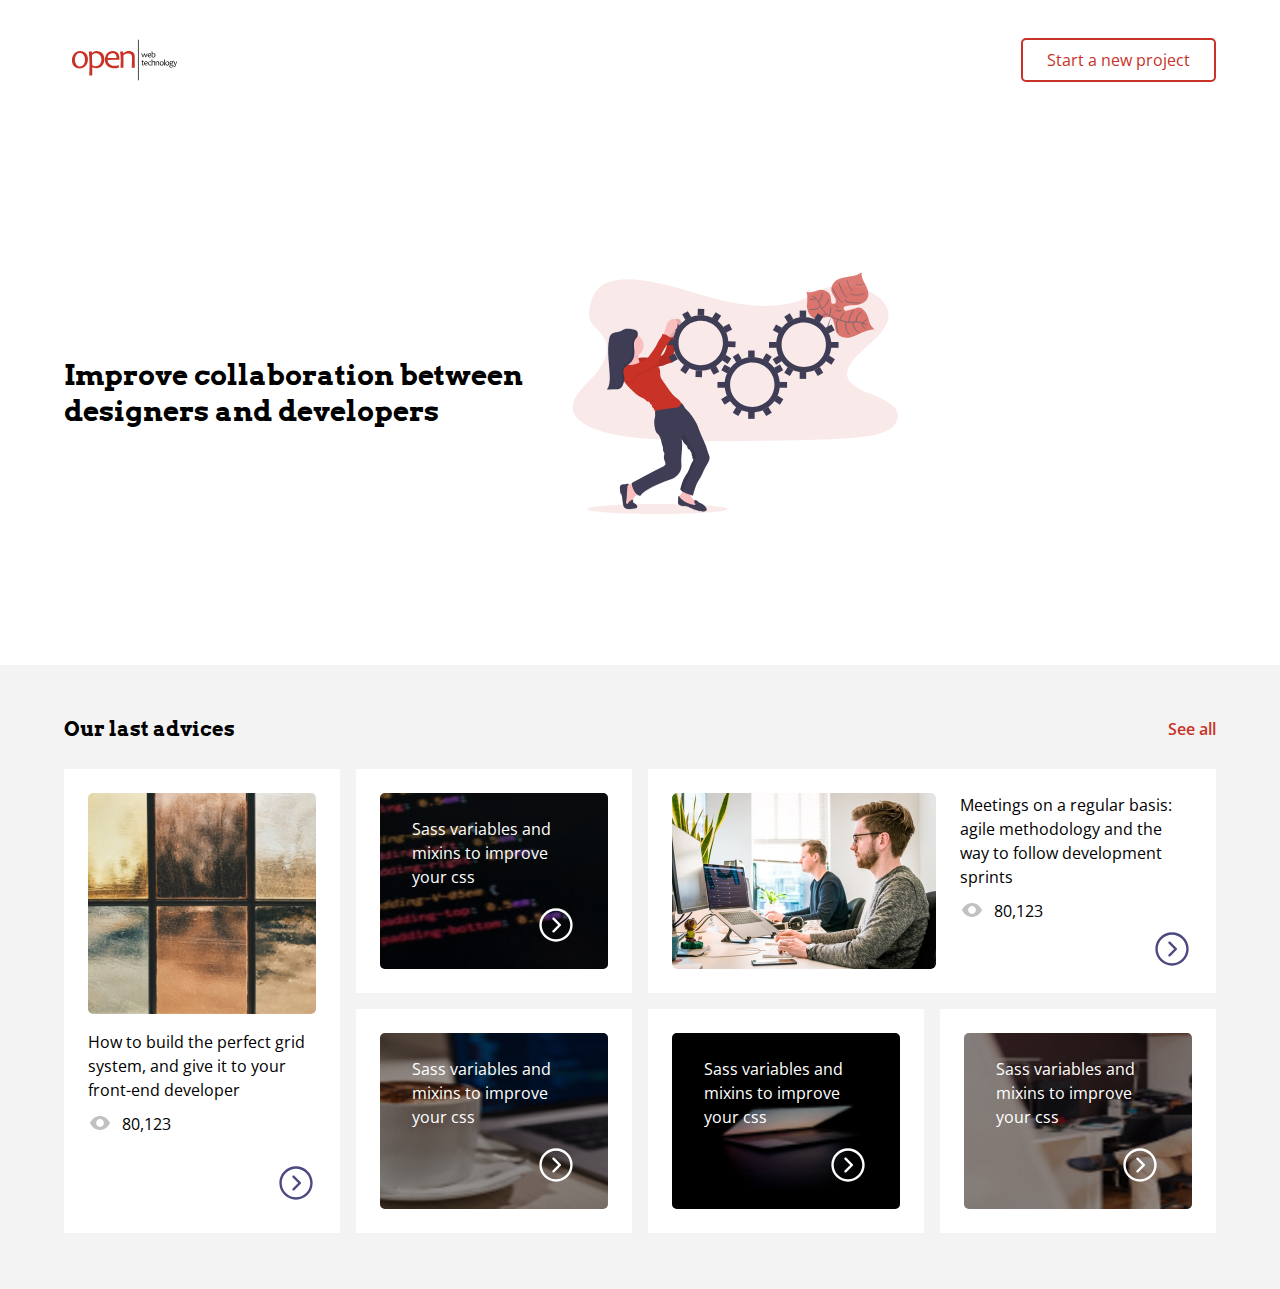
<file: index.html>
<!DOCTYPE html>
<html lang="en">
  <head>
    <meta charset="UTF-8" />
    <meta http-equiv="X-UA-Compatible" content="IE=edge" />
    <meta name="viewport" content="width=device-width, initial-scale=1.0" />
    <link rel="stylesheet" href="./assets/css/styles.css" />
    <title>Home | OWT</title>
  </head>
  <body>
    <div class="homepage">
      <header class="header">
        <a href="./index.html">
          <img src="./static/icons/openwt-logo.svg" alt="blank" />
        </a>
        <a href="./signin.html">
          <button class="btn btn--secondary">Start a new project</button>
        </a>
      </header>

      <section class="homepage__introduction">
        <h1>Improve collaboration between designers and developers</h1>
      </section>

      <section class="homepage__news">
        <div class="controller">
          <h2>Our last advices</h2>
          <span>See all</span>
        </div>
        <div class="news-list">
          <div class="news-list__item news-list__item--vertical">
            <img src="./static/images/Rectangle-1.jpg" class="thumbnail" alt="blog-item-1" />
            <div class="overlay"></div>
            <p>How to build the perfect grid system, and give it to your front-end developer</p>
            <div class="view">
              <span>80,123</span>
            </div>
          </div>
          <div class="news-list__item">
            <img src="./static/images/Rectangle-2.jpg" class="thumbnail" alt="blog-item-2" />
            <div class="overlay"></div>
            <p>Sass variables and mixins to improve your css</p>
          </div>
          <div class="news-list__item news-list__item--horizontal">
            <img src="./static/images/Rectangle-3.jpg" class="thumbnail" alt="blog-item-3" />
            <div class="overlay"></div>
            <div class="content">
              <p>Meetings on a regular basis: agile methodology and the way to follow development sprints</p>
              <div class="view">
                <span>80,123</span>
              </div>
            </div>
          </div>
          <div class="news-list__item">
            <img src="./static/images/Rectangle-4.jpg" class="thumbnail" alt="blog-item-4" />
            <div class="overlay"></div>
            <p>Sass variables and mixins to improve your css</p>
          </div>
          <div class="news-list__item">
            <img src="./static/images/Rectangle-5.jpg" class="thumbnail" alt="blog-item-5" />
            <div class="overlay"></div>
            <p>Sass variables and mixins to improve your css</p>
          </div>
          <div class="news-list__item">
            <img src="./static/images/Rectangle-6.jpg" class="thumbnail" alt="blog-item-6" />
            <div class="overlay"></div>
            <p>Sass variables and mixins to improve your css</p>
          </div>
        </div>
      </section>
    </div>
  </body>
</html>
</file>
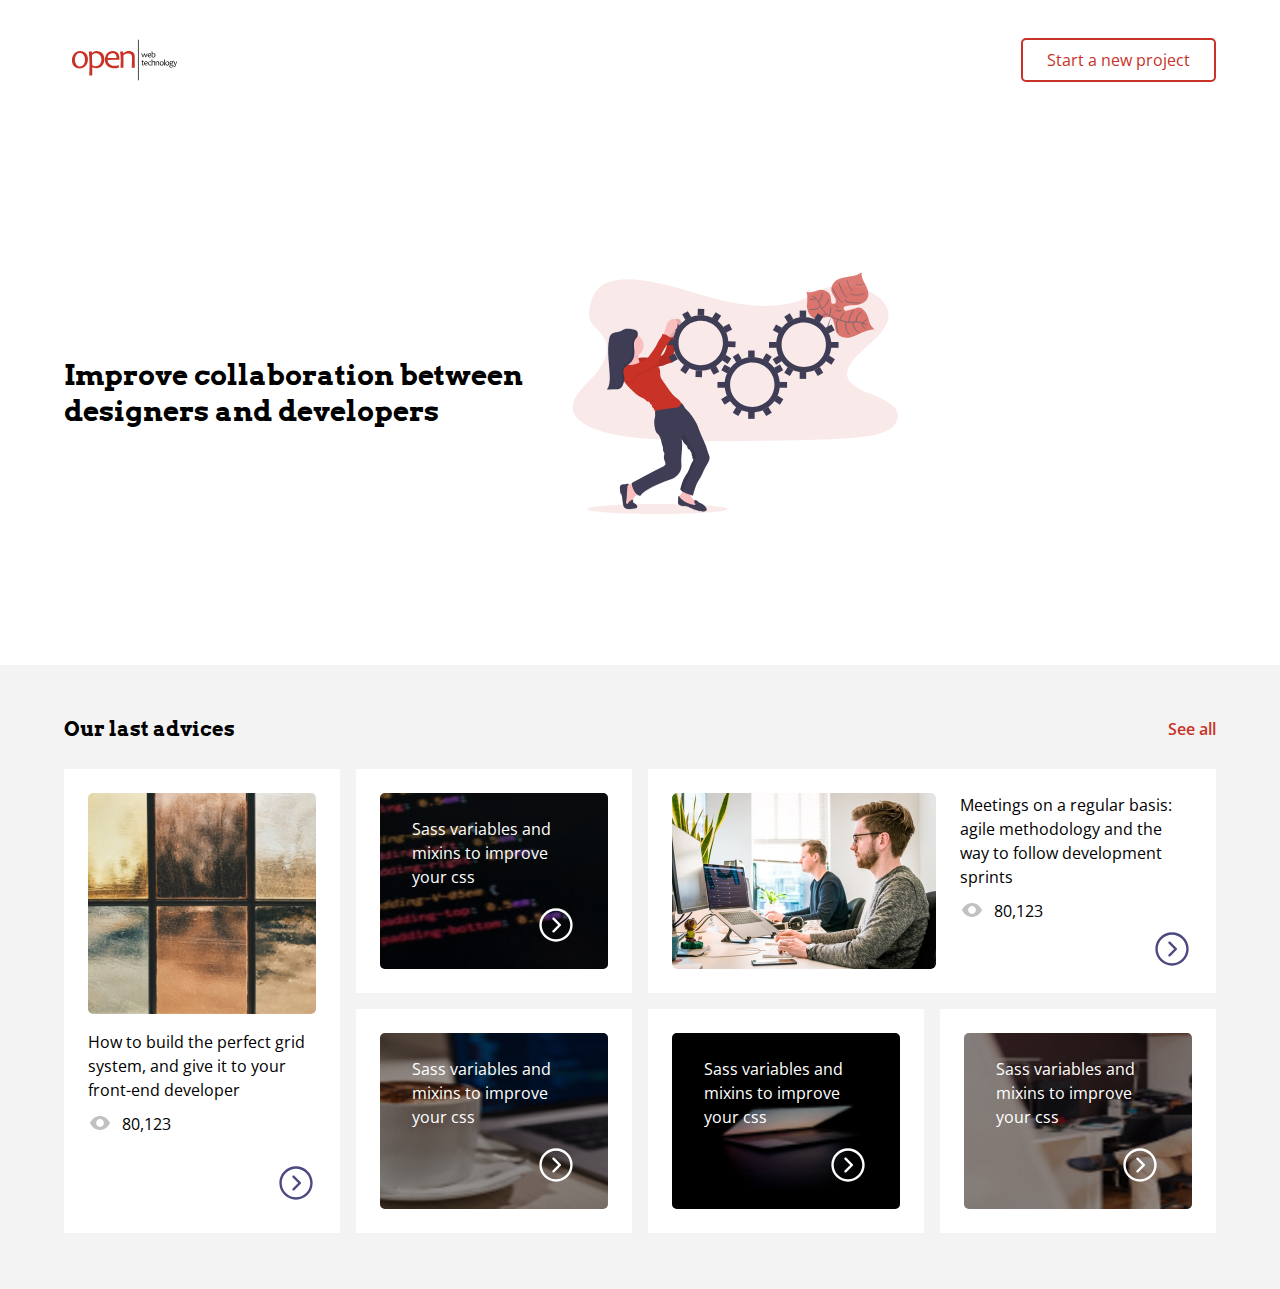
<file: layout/index.html>
<!DOCTYPE html>
<html lang="en">
  <head>
    <meta charset="UTF-8" />
    <meta http-equiv="X-UA-Compatible" content="IE=edge" />
    <meta name="viewport" content="width=device-width, initial-scale=1.0" />
    <link rel="stylesheet" href="../assets/css/styles.css" />
    <title>Home</title>
  </head>
  <body>
    <div class="homepage">
      <header class="header">
        <a href="./index.html">
          <img src="../static/icons/openwt-logo.svg" alt="blank" />
        </a>
        <a href="./signin.html">
          <button class="btn btn--secondary">Start a new project</button>
        </a>
      </header>

      <section class="homepage__introduction">
        <h1>Improve collaboration between designers and developers</h1>
      </section>

      <section class="homepage__news">
        <div class="controller">
          <h2>Our last advices</h2>
          <span>See all</span>
        </div>
        <div class="news-list">
          <div class="news-list__item news-list__item--vertical">
            <img src="../static/images/Rectangle-1.jpg" class="thumbnail" alt="blog-item-1" />
            <div class="overlay"></div>
            <p>How to build the perfect grid system, and give it to your front-end developer</p>
            <div class="view">
              <span>80,123</span>
            </div>
          </div>
          <div class="news-list__item">
            <img src="../static/images/Rectangle-2.jpg" class="thumbnail" alt="blog-item-2" />
            <div class="overlay"></div>
            <p>Sass variables and mixins to improve your css</p>
          </div>
          <div class="news-list__item news-list__item--horizontal">
            <img src="../static/images/Rectangle-3.jpg" class="thumbnail" alt="blog-item-3" />
            <div class="overlay"></div>
            <div class="content">
              <p>Meetings on a regular basis: agile methodology and the way to follow development sprints</p>
              <div class="view">
                <span>80,123</span>
              </div>
            </div>
          </div>
          <div class="news-list__item">
            <img src="../static/images/Rectangle-4.jpg" class="thumbnail" alt="blog-item-4" />
            <div class="overlay"></div>
            <p>Sass variables and mixins to improve your css</p>
          </div>
          <div class="news-list__item">
            <img src="../static/images/Rectangle-5.jpg" class="thumbnail" alt="blog-item-5" />
            <div class="overlay"></div>
            <p>Sass variables and mixins to improve your css</p>
          </div>
          <div class="news-list__item">
            <img src="../static/images/Rectangle-6.jpg" class="thumbnail" alt="blog-item-6" />
            <div class="overlay"></div>
            <p>Sass variables and mixins to improve your css</p>
          </div>
        </div>
      </section>
    </div>
  </body>
</html>
</file>
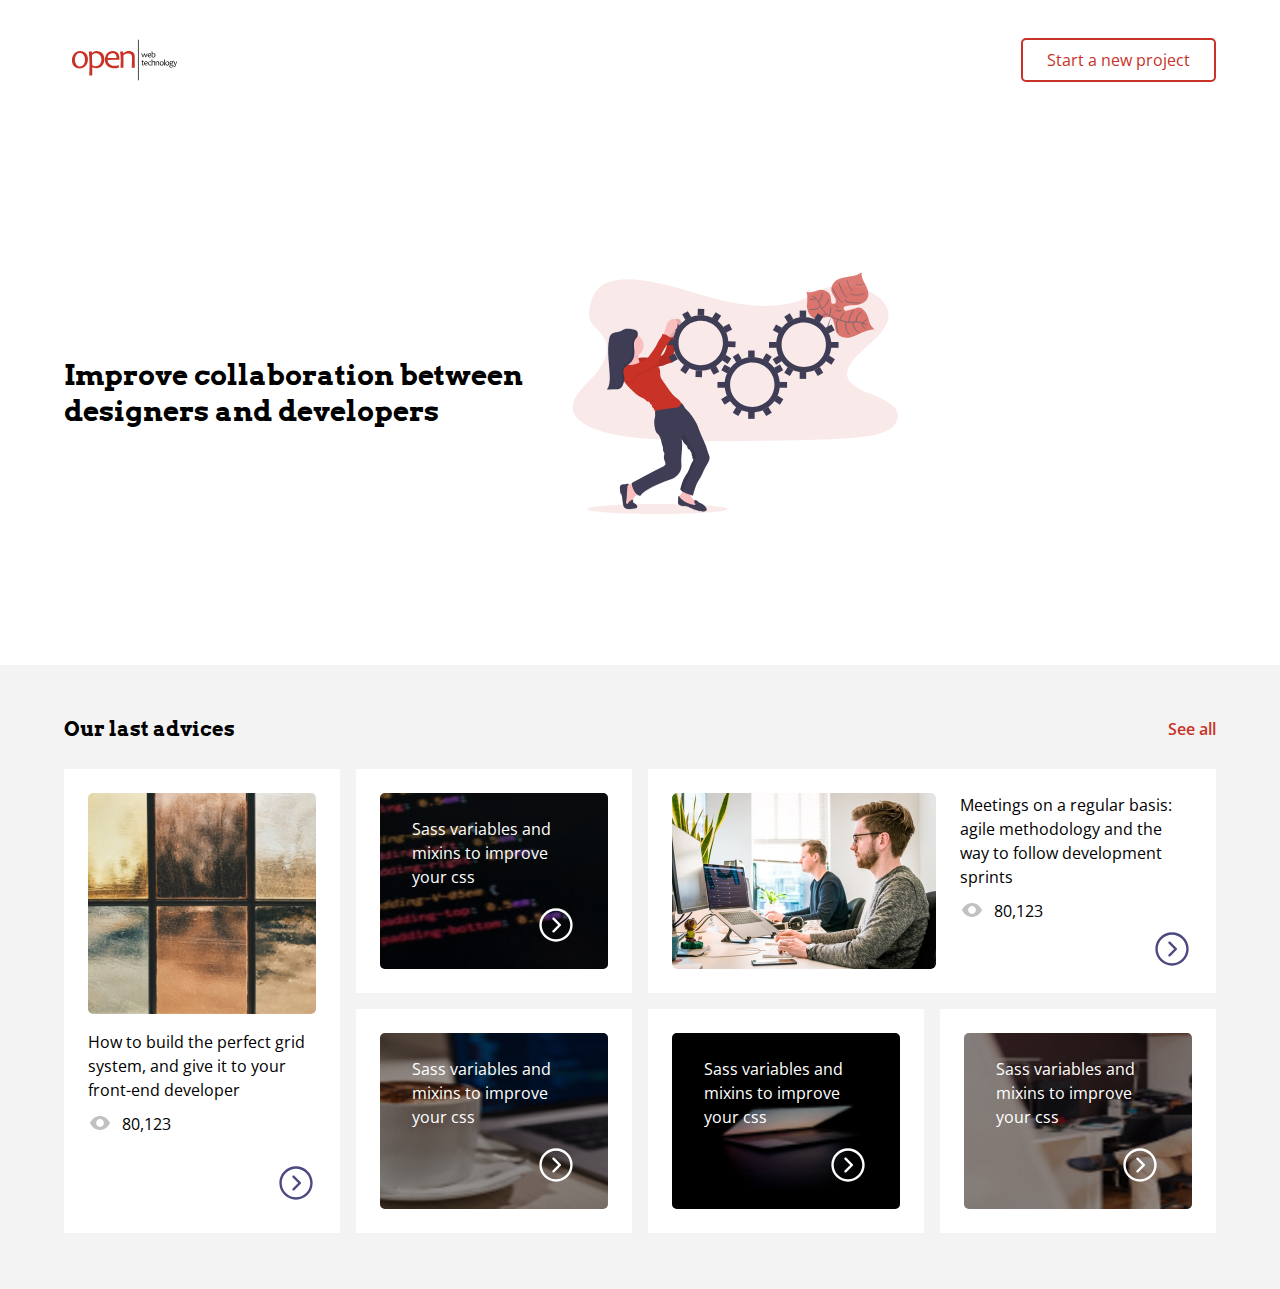
<file: src/index.html>
<!DOCTYPE html>
<html lang="en">
  <head>
    <meta charset="UTF-8" />
    <meta http-equiv="X-UA-Compatible" content="IE=edge" />
    <meta name="viewport" content="width=device-width, initial-scale=1.0" />
    <link rel="stylesheet" href="./assets/css/styles.css" />
    <title>Home</title>
  </head>
  <body>
    <div class="homepage">
      <header class="header">
        <a href="./index.html">
          <img src="./static/icons/openwt-logo.svg" alt="blank" />
        </a>
        <a href="./signin.html">
          <button class="btn btn--secondary">Start a new project</button>
        </a>
      </header>

      <section class="homepage__introduction">
        <h1>Improve collaboration between designers and developers</h1>
      </section>

      <section class="homepage__news">
        <div class="controller">
          <h2>Our last advices</h2>
          <span>See all</span>
        </div>
        <div class="news-list">
          <div class="news-list__item news-list__item--vertical">
            <img src="./static/images/Rectangle-1.jpg" class="thumbnail" alt="blog-item-1" />
            <div class="overlay"></div>
            <p>How to build the perfect grid system, and give it to your front-end developer</p>
            <div class="view">
              <span>80,123</span>
            </div>
          </div>
          <div class="news-list__item">
            <img src="./static/images/Rectangle-2.jpg" class="thumbnail" alt="blog-item-2" />
            <div class="overlay"></div>
            <p>Sass variables and mixins to improve your css</p>
          </div>
          <div class="news-list__item news-list__item--horizontal">
            <img src="./static/images/Rectangle-3.jpg" class="thumbnail" alt="blog-item-3" />
            <div class="overlay"></div>
            <div class="content">
              <p>Meetings on a regular basis: agile methodology and the way to follow development sprints</p>
              <div class="view">
                <span>80,123</span>
              </div>
            </div>
          </div>
          <div class="news-list__item">
            <img src="./static/images/Rectangle-4.jpg" class="thumbnail" alt="blog-item-4" />
            <div class="overlay"></div>
            <p>Sass variables and mixins to improve your css</p>
          </div>
          <div class="news-list__item">
            <img src="./static/images/Rectangle-5.jpg" class="thumbnail" alt="blog-item-5" />
            <div class="overlay"></div>
            <p>Sass variables and mixins to improve your css</p>
          </div>
          <div class="news-list__item">
            <img src="./static/images/Rectangle-6.jpg" class="thumbnail" alt="blog-item-6" />
            <div class="overlay"></div>
            <p>Sass variables and mixins to improve your css</p>
          </div>
        </div>
      </section>
    </div>
  </body>
</html>
</file>
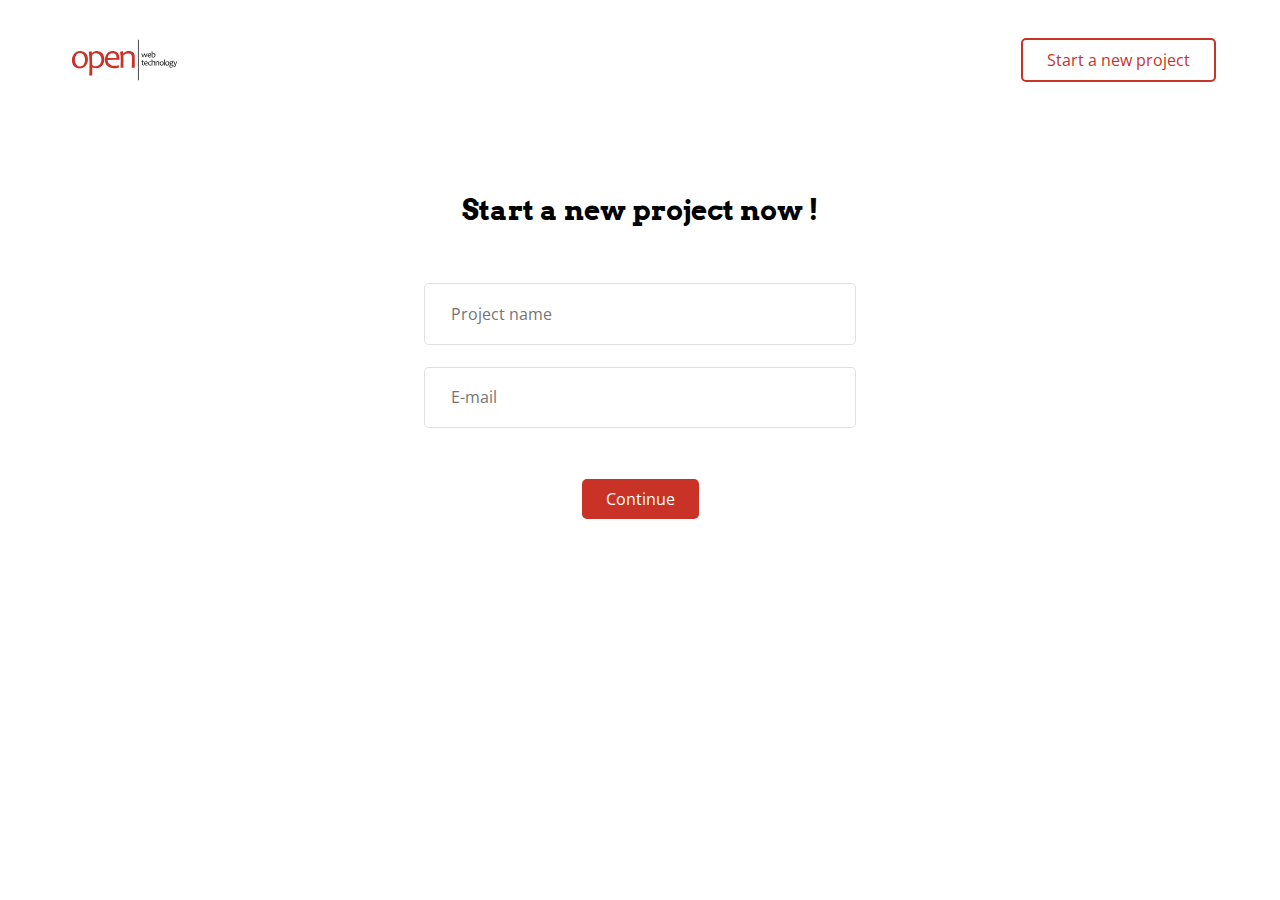
<file: signin.html>
<!DOCTYPE html>
<html lang="en">
  <head>
    <meta charset="UTF-8" />
    <meta http-equiv="X-UA-Compatible" content="IE=edge" />
    <meta name="viewport" content="width=device-width, initial-scale=1.0" />
    <link rel="stylesheet" href="./assets/css/styles.css" />
    <title>Sign In | OWT</title>
  </head>
  <body>
    <div class="signin-page">
      <header class="header">
        <a href="./index.html">
          <img src="./static/icons/openwt-logo.svg" alt="blank" />
        </a>
        <a href="./signin.html">
          <button class="btn btn--secondary">Start a new project</button>
        </a>
      </header>

      <form action="#" class="signin-form">
        <h1>Start a new project now !</h1>
        <input type="text" name="project-name" id="project" placeholder="Project name" />
        <input type="email" name="email" id="email" placeholder="E-mail" />
        <button type="submit" class="btn btn--primary">Continue</button>
      </form>
    </div>
  </body>
</html>
</file>
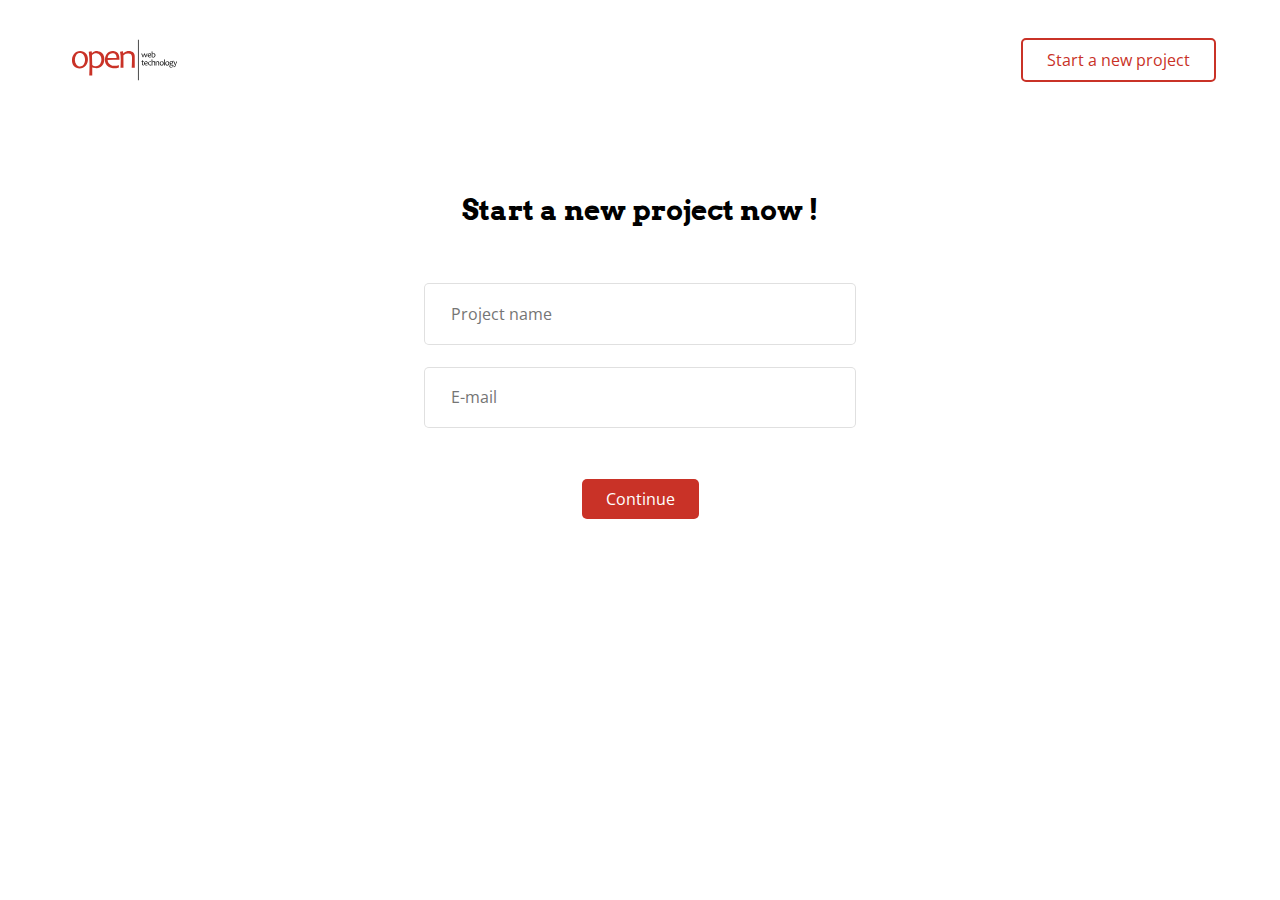
<file: layout/signin.html>
<!DOCTYPE html>
<html lang="en">
  <head>
    <meta charset="UTF-8" />
    <meta http-equiv="X-UA-Compatible" content="IE=edge" />
    <meta name="viewport" content="width=device-width, initial-scale=1.0" />
    <link rel="stylesheet" href="../assets/css/styles.css" />
    <title>Sign In</title>
  </head>
  <body>
    <div class="signin-page">
      <header class="header">
        <a href="./index.html">
          <img src="../static/icons/openwt-logo.svg" alt="blank" />
        </a>
        <a href="./signin.html">
          <button class="btn btn--secondary">Start a new project</button>
        </a>
      </header>
      <form action="#" class="signin-form">
        <h1>Start a new project now !</h1>
        <input type="text" name="project-name" id="project" placeholder="Project name" />
        <input type="email" name="email" id="email" placeholder="E-mail" />
        <button type="submit" class="btn btn--primary">Continue</button>
      </form>
    </div>
  </body>
</html>
</file>
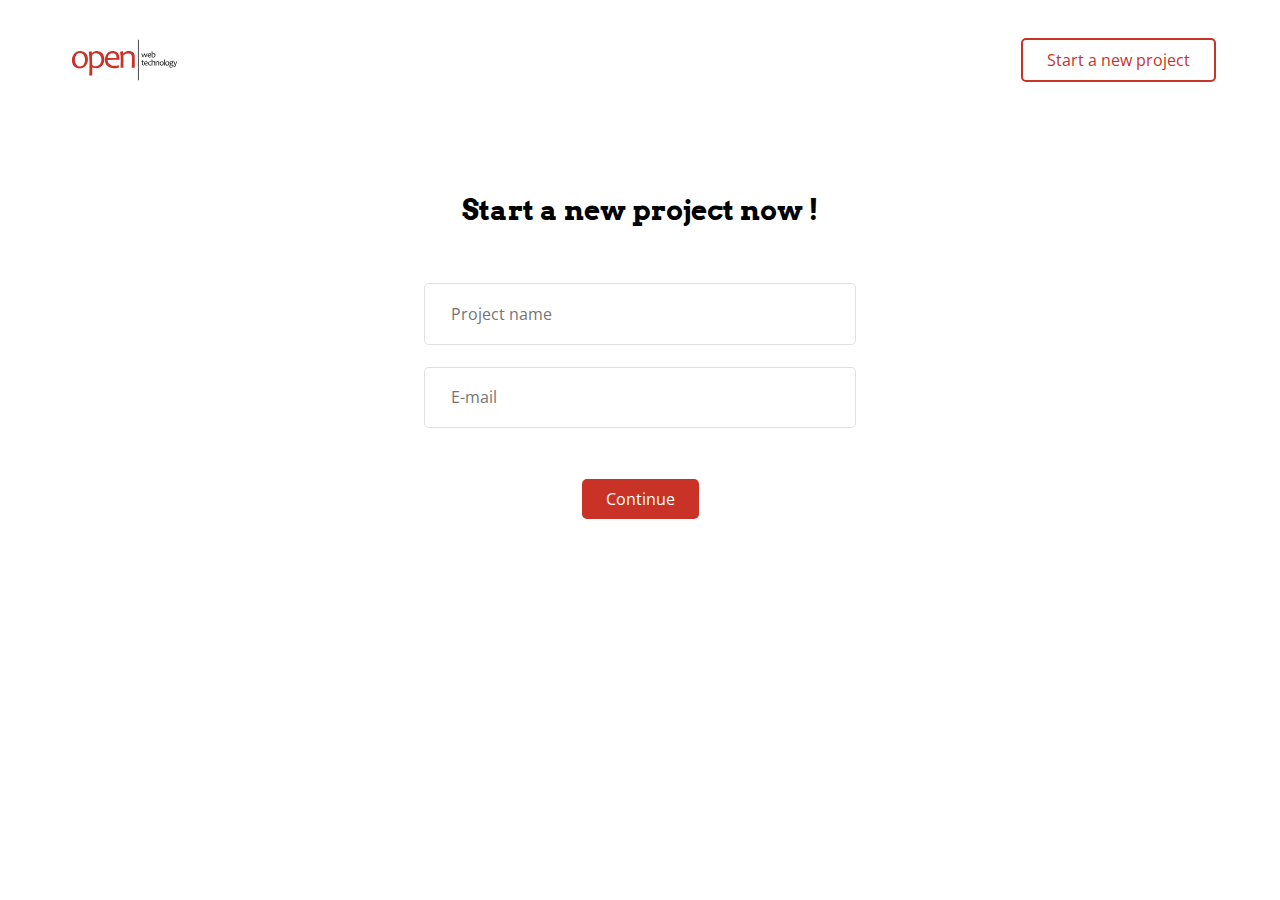
<file: src/signin.html>
<!DOCTYPE html>
<html lang="en">
  <head>
    <meta charset="UTF-8" />
    <meta http-equiv="X-UA-Compatible" content="IE=edge" />
    <meta name="viewport" content="width=device-width, initial-scale=1.0" />
    <link rel="stylesheet" href="./assets/css/styles.css" />
    <title>Sign In</title>
  </head>
  <body>
    <div class="signin-page">
      <header class="header">
        <a href="./index.html">
          <img src="./static/icons/openwt-logo.svg" alt="blank" />
        </a>
        <a href="./signin.html">
          <button class="btn btn--secondary">Start a new project</button>
        </a>
      </header>

      <form action="#" class="signin-form">
        <h1>Start a new project now !</h1>
        <input type="text" name="project-name" id="project" placeholder="Project name" />
        <input type="email" name="email" id="email" placeholder="E-mail" />
        <button type="submit" class="btn btn--primary">Continue</button>
      </form>
    </div>
  </body>
</html>
</file>
<file: assets/css/styles.css>
@import url("https://fonts.googleapis.com/css2?family=Arvo&family=Open+Sans&display=swap");
*,
*::before,
*::after {
  box-sizing: border-box;
}

h1 {
  font-family: "Arvo", serif;
  font-size: 1.75rem;
  line-height: 36px;
}

h2 {
  font-family: "Arvo", serif;
  font-size: 1.25rem;
  line-height: 32px;
}

/* Remove default margin and padding */
body,
h1,
h2,
h3,
h4,
h5,
h6,
p,
figure,
blockquote,
dl,
dd {
  margin: 0;
  padding: 0;
}

/* Remove list styles on ul, ol elements with a list role, which suggests default styling will be removed */
ul[role=list],
ol[role=list] {
  list-style: none;
}

/* Set core root defaults and set font-size default value */
html {
  font-size: 16px;
}
html:focus-within {
  scroll-behavior: smooth;
}

/* Set core body defaults */
body {
  min-height: 100vh;
  text-rendering: optimizeSpeed;
  line-height: 1.5;
  font-family: "Open Sans", sans-serif;
}

/* A elements that don't have a class get default styles */
a:not([class]) {
  text-decoration-skip-ink: auto;
}

img,
picture {
  max-width: 100%;
  display: block;
}

/* Inherit fonts for inputs and buttons */
input,
button,
textarea,
select {
  font: inherit;
}

button {
  cursor: pointer;
}

/* Remove all animations, transitions and smooth scroll for people that prefer not to see them */
@media (prefers-reduced-motion: reduce) {
  html:focus-within {
    scroll-behavior: auto;
  }
  *,
  *::before,
  *::after {
    animation-duration: 0.01ms !important;
    animation-iteration-count: 1 !important;
    transition-duration: 0.01ms !important;
    scroll-behavior: auto !important;
  }
}
.homepage__introduction, .homepage__news {
  padding: 0 calc(100% - 95vw) 0;
}

.header {
  display: flex;
  justify-content: space-between;
  align-items: center;
  padding: 0 calc(100% - 95vw) 0;
}
@media (min-width: 576px) and (max-width: 992px) {
  .header .btn--primary {
    font-size: 0.875rem;
  }
}
@media (max-width: 576px) {
  .header {
    font-size: 0.5rem;
  }
}
.header > a {
  text-decoration: none;
}
.header > a .logo {
  color: #fba2d0;
}

.homepage .homepage__introduction {
  position: relative;
  padding-top: calc(25% + 25vh);
  background: #ffffff url(../../static/images/home-background.svg) no-repeat 60%;
}
.homepage .homepage__introduction h1 {
  position: absolute;
  top: 50%;
  transform: translateY(-50%);
  max-width: 476px;
}
@media (min-width: 280px) and (max-width: 576px) {
  .homepage .homepage__introduction h1 {
    top: 90%;
    font-size: 1rem;
    line-height: 1.5;
  }
}
@media (max-width: 300px) {
  .homepage .homepage__introduction {
    background-size: contain;
  }
}

.homepage .homepage__news {
  background-color: #f3f3f3;
  padding-top: 3em;
  padding-bottom: 3.5em;
}
@media (min-width: 576px) and (max-width: 992px) {
  .homepage .homepage__news {
    padding-top: 2.5em;
    padding-bottom: 3em;
  }
}
@media (min-width: 280px) and (max-width: 576px) {
  .homepage .homepage__news {
    padding-top: 2em;
    padding-bottom: 2.5em;
  }
}
.homepage .homepage__news .controller {
  display: flex;
  align-items: center;
  justify-content: space-between;
  margin-bottom: 1.5em;
}
.homepage .homepage__news .controller span {
  font-style: normal;
  font-weight: 600;
  font-size: 1em;
  line-height: 1.5em;
  color: #c93227;
}
.homepage .homepage__news .news-list {
  display: grid;
  grid-template-columns: repeat(4, 1fr);
  grid-auto-rows: minmax(224px, 1fr);
  gap: 1em;
}
@media (min-width: 992px) and (max-width: 1200px) {
  .homepage .homepage__news .news-list {
    grid-auto-rows: minmax(180px, 1fr);
  }
}
@media (min-width: 768px) and (max-width: 992px) {
  .homepage .homepage__news .news-list {
    grid-template-columns: repeat(3, 1fr);
    grid-auto-rows: 180px;
  }
}
@media (min-width: 576px) and (max-width: 768px) {
  .homepage .homepage__news .news-list {
    grid-template-columns: repeat(2, 1fr);
    grid-auto-rows: 180px;
  }
}
@media (max-width: 576px) {
  .homepage .homepage__news .news-list {
    grid-template-columns: 1fr;
    grid-auto-rows: minmax(224px, 1fr);
  }
}
.homepage .homepage__news .news-list__item {
  background-color: #ffffff;
  position: relative;
  padding: 1.5em;
}
@media (min-width: 576px) and (max-width: 992px) {
  .homepage .homepage__news .news-list__item {
    padding: 1.2em;
  }
}
@media (min-width: 280px) and (max-width: 576px) {
  .homepage .homepage__news .news-list__item {
    padding: 0.9em;
  }
}
.homepage .homepage__news .news-list__item .overlay {
  position: absolute;
  top: 0;
  left: 0;
  right: 0;
  bottom: 0;
  background-color: #000000;
  opacity: 0.4;
  margin: 1.5em;
  border-radius: 0.3125em;
}
@media (min-width: 576px) and (max-width: 992px) {
  .homepage .homepage__news .news-list__item .overlay {
    margin: 1.2em;
  }
}
@media (min-width: 280px) and (max-width: 576px) {
  .homepage .homepage__news .news-list__item .overlay {
    margin: 0.9em;
  }
}
.homepage .homepage__news .news-list__item .thumbnail {
  border-radius: 0.3125em;
  width: 100%;
  height: 100%;
  object-fit: cover;
}
.homepage .homepage__news .news-list__item p {
  position: absolute;
  top: 0;
  left: 0;
  right: 0;
  padding: 3em 3.5em 0;
  font-style: normal;
  font-weight: 400;
  font-size: 1em;
  line-height: 1.5em;
  color: #ffffff;
}
@media (min-width: 992px) and (max-width: 1200px) {
  .homepage .homepage__news .news-list__item p {
    font-size: 0.875rem;
    padding: 2.2em 2.5em 0;
  }
}
@media (min-width: 768px) and (max-width: 992px) {
  .homepage .homepage__news .news-list__item p {
    font-size: 0.875rem;
    padding: 2em 2.3em 0;
  }
}
@media (min-width: 576px) and (max-width: 768px) {
  .homepage .homepage__news .news-list__item p {
    font-size: 0.875rem;
    padding: 1.8em 2em 0;
  }
}
@media (max-width: 576px) {
  .homepage .homepage__news .news-list__item p {
    font-size: 0.875rem;
    padding: 1.5em 1.7em 0;
  }
}
.homepage .homepage__news .news-list__item .view {
  display: flex;
  align-items: center;
}
@media (min-width: 992px) and (max-width: 1200px) {
  .homepage .homepage__news .news-list__item .view span {
    font-size: 0.875rem;
  }
}
.homepage .homepage__news .news-list__item .view img {
  margin-bottom: 0;
  width: 1.5em;
  height: 1.5em;
  margin-right: 0.625em;
}
.homepage .homepage__news .news-list__item::after {
  cursor: pointer;
  width: 2.5em;
  height: 2.5em;
  margin-bottom: 0;
  position: absolute;
  bottom: 3em;
  right: 3.5em;
  content: url("../../static/icons/white-arrow.svg");
  display: block;
}
@media (min-width: 992px) and (max-width: 1200px) {
  .homepage .homepage__news .news-list__item::after {
    bottom: 1.8em;
    right: 2em;
  }
}
@media (min-width: 768px) and (max-width: 992px) {
  .homepage .homepage__news .news-list__item::after {
    bottom: 1.6em;
    right: 1.7em;
  }
}
@media (min-width: 576px) and (max-width: 768px) {
  .homepage .homepage__news .news-list__item::after {
    bottom: 1.4em;
    right: 1.4em;
  }
}
@media (max-width: 576px) {
  .homepage .homepage__news .news-list__item::after {
    bottom: 1.2em;
    right: 1.1em;
  }
}
.homepage .homepage__news .news-list__item--vertical {
  grid-row: 1/3;
  position: relative;
}
.homepage .homepage__news .news-list__item--vertical::before {
  position: absolute;
  content: url("../../static/icons/arrow-icon.svg");
  bottom: 1.875em;
  right: 1.5em;
  width: 2.5em;
  height: 2.5em;
}
@media (min-width: 992px) and (max-width: 1200px) {
  .homepage .homepage__news .news-list__item--vertical::before {
    bottom: 1em;
    right: 1em;
  }
}
@media (min-width: 280px) and (max-width: 992px) {
  .homepage .homepage__news .news-list__item--vertical::before {
    display: none;
  }
}
.homepage .homepage__news .news-list__item--vertical::after {
  display: none;
  width: 2.5em;
  height: 2.5em;
  content: url("../../static/icons/white-arrow.svg");
}
@media (min-width: 768px) and (max-width: 992px) {
  .homepage .homepage__news .news-list__item--vertical::after {
    display: block;
    bottom: 1.3em;
    right: 1.5em;
    position: absolute;
  }
}
@media (min-width: 576px) and (max-width: 768px) {
  .homepage .homepage__news .news-list__item--vertical::after {
    display: block;
    bottom: 1em;
    right: 1.3em;
    position: absolute;
  }
}
@media (max-width: 576px) {
  .homepage .homepage__news .news-list__item--vertical::after {
    display: block;
    bottom: 0.7em;
    right: 1em;
    position: absolute;
  }
}
@media (min-width: 280px) and (max-width: 992px) {
  .homepage .homepage__news .news-list__item--vertical {
    grid-row: unset;
  }
}
.homepage .homepage__news .news-list__item--vertical .overlay {
  position: unset;
  background-color: unset;
  margin: unset;
  opacity: 1;
}
@media (min-width: 576px) and (max-width: 992px) {
  .homepage .homepage__news .news-list__item--vertical .overlay {
    position: absolute;
    background-color: #000000;
    opacity: 0.4;
    margin: 1.2em;
  }
}
@media (min-width: 280px) and (max-width: 576px) {
  .homepage .homepage__news .news-list__item--vertical .overlay {
    position: absolute;
    background-color: #000000;
    opacity: 0.4;
    margin: 0.9em;
  }
}
.homepage .homepage__news .news-list__item--vertical p {
  color: #000000;
  position: unset;
  padding: 0em;
  margin-bottom: 0.625em;
}
@media (min-width: 768px) and (max-width: 992px) {
  .homepage .homepage__news .news-list__item--vertical p {
    color: #ffffff;
    font-size: 0.875rem;
    padding: 2em 2.3em 0;
    position: absolute;
  }
}
@media (min-width: 576px) and (max-width: 768px) {
  .homepage .homepage__news .news-list__item--vertical p {
    color: #ffffff;
    font-size: 0.875rem;
    padding: 1.8em 2em 0;
    position: absolute;
  }
}
@media (max-width: 576px) {
  .homepage .homepage__news .news-list__item--vertical p {
    color: #ffffff;
    font-size: 0.875rem;
    padding: 1.5em 1.7em 0;
    position: absolute;
  }
}
.homepage .homepage__news .news-list__item--vertical .view {
  position: relative;
}
.homepage .homepage__news .news-list__item--vertical .view::before {
  position: absolute;
  content: url("../../static/icons/eye-icon.svg");
  position: absolute;
  top: -0.0625em;
}
.homepage .homepage__news .news-list__item--vertical .view span {
  margin-left: 2.125em;
}
@media (min-width: 576px) and (max-width: 992px) {
  .homepage .homepage__news .news-list__item--vertical .view {
    display: none;
  }
}
@media (max-width: 576px) {
  .homepage .homepage__news .news-list__item--vertical .view {
    display: none;
  }
}
.homepage .homepage__news .news-list__item--vertical .thumbnail {
  height: unset;
  margin-bottom: 1em;
}
@media (min-width: 280px) and (max-width: 992px) {
  .homepage .homepage__news .news-list__item--vertical .thumbnail {
    height: 100%;
    margin-bottom: 0;
  }
}
.homepage .homepage__news .news-list__item--horizontal {
  grid-column: 3/5;
  gap: 1.5em;
  display: flex;
}
@media (min-width: 992px) and (max-width: 1200px) {
  .homepage .homepage__news .news-list__item--horizontal::after {
    display: none;
  }
}
@media (min-width: 280px) and (max-width: 992px) {
  .homepage .homepage__news .news-list__item--horizontal {
    grid-column: unset;
  }
}
.homepage .homepage__news .news-list__item--horizontal .overlay {
  display: none;
}
@media (min-width: 280px) and (max-width: 992px) {
  .homepage .homepage__news .news-list__item--horizontal .overlay {
    display: block;
    background-color: #000000;
    opacity: 0.4;
  }
}
.homepage .homepage__news .news-list__item--horizontal .content {
  position: relative;
  background-color: unset;
  margin: unset;
  opacity: 1;
}
.homepage .homepage__news .news-list__item--horizontal .content::before {
  position: absolute;
  bottom: 0em;
  right: 0em;
  display: block;
  width: 2.5em;
  height: 2.5em;
  content: url("../../static/icons/arrow-icon.svg");
}
@media (min-width: 280px) and (max-width: 992px) {
  .homepage .homepage__news .news-list__item--horizontal .content::before {
    display: none;
  }
}
.homepage .homepage__news .news-list__item--horizontal .content p {
  margin-bottom: 0.625em;
}
@media (min-width: 576px) and (max-width: 992px) {
  .homepage .homepage__news .news-list__item--horizontal .content {
    position: absolute;
    top: 0;
    bottom: 0;
    left: 0;
    right: 0;
  }
  .homepage .homepage__news .news-list__item--horizontal .content p {
    color: #ffffff;
    padding: 2em 2.3em 0;
  }
}
@media (max-width: 576px) {
  .homepage .homepage__news .news-list__item--horizontal .content {
    position: absolute;
    top: 0;
    bottom: 0;
    left: 0;
    right: 0;
  }
  .homepage .homepage__news .news-list__item--horizontal .content p {
    color: #ffffff;
    padding: 1.5em 1.7em 0;
  }
}
.homepage .homepage__news .news-list__item--horizontal .content .view {
  position: relative;
}
.homepage .homepage__news .news-list__item--horizontal .content .view span {
  margin-left: 2.1225em;
}
.homepage .homepage__news .news-list__item--horizontal .content .view::before {
  display: block;
  content: url("../../static/icons/eye-icon.svg");
  position: absolute;
  top: -1px;
}
@media (min-width: 280px) and (max-width: 992px) {
  .homepage .homepage__news .news-list__item--horizontal .content .view {
    display: none;
  }
}
.homepage .homepage__news .news-list__item--horizontal p {
  position: unset;
  padding: 0;
  color: #000000;
}
.homepage .homepage__news .news-list__item--horizontal .thumbnail {
  width: unset;
  height: auto;
}
@media (min-width: 576px) and (max-width: 992px) {
  .homepage .homepage__news .news-list__item--horizontal .thumbnail {
    width: 100%;
    height: 100%;
  }
}

:root {
  --hover-color: #9b1a11;
  --primary-color: #c93227;
  --secondary-color: #ffffff;
  --outline-color: 0.4375em solid rgba(155, 26, 17, 0.1);
}

.btn {
  border-radius: 0.3125em;
  padding: 0.5em 1.5em;
  border: none;
}
@media (max-width: 576px) {
  .btn {
    font-size: 0.625rem;
  }
}
.btn--primary {
  background-color: var(--primary-color);
  color: var(--secondary-color);
}
.btn--primary:hover {
  background-color: var(--hover-color);
}
.btn--primary:focus {
  outline: var(--outline-color);
}
.btn--secondary {
  color: #c93227;
  background-color: var(--secondary-color);
  border: 2px solid var(--primary-color);
}
.btn--secondary:hover {
  background-color: var(--primary-color);
  color: var(--secondary-color);
}
.btn--secondary:focus {
  outline: var(--outline-color);
}

.signin-page .signin-form {
  display: flex;
  flex-direction: column;
  align-items: center;
  justify-content: center;
}
@media (max-width: 576px) {
  .signin-page .signin-form {
    padding: 0em 0.8em;
  }
}
.signin-page .signin-form h1 {
  margin: 2.57em 0em 1.96em;
}
@media (max-width: 576px) {
  .signin-page .signin-form h1 {
    font-size: 1.25rem;
    margin: 2em 0em 1.7em;
  }
}
.signin-page .signin-form input {
  max-width: 432px;
  width: 100%;
  margin-bottom: 1.375em;
  padding: 1.31em 1.625em 1.25em;
  border-radius: 0.3125em;
  border: 0.0625em solid rgba(0, 0, 0, 0.12);
  font-style: normal;
  font-weight: 400;
  font-size: 1em;
  line-height: 1.17em;
  color: rgba(0, 0, 0, 0.6);
}
@media (max-width: 576px) {
  .signin-page .signin-form input {
    padding: 1em 1.3em;
    font-size: 0.75rem;
  }
}
.signin-page .signin-form button {
  margin-top: 1.83em;
}
@media (max-width: 576px) {
  .signin-page .signin-form button {
    font-size: 0.75rem;
  }
}

/*# sourceMappingURL=styles.css.map */
</file>
<file: src/assets/css/styles.css>
@import url("https://fonts.googleapis.com/css2?family=Arvo&family=Open+Sans&display=swap");
*,
*::before,
*::after {
  box-sizing: border-box;
}

h1 {
  font-family: "Arvo", serif;
  font-size: 1.75rem;
  line-height: 36px;
}

h2 {
  font-family: "Arvo", serif;
  font-size: 1.25rem;
  line-height: 32px;
}

/* Remove default margin and padding */
body,
h1,
h2,
h3,
h4,
h5,
h6,
p,
figure,
blockquote,
dl,
dd {
  margin: 0;
  padding: 0;
}

/* Remove list styles on ul, ol elements with a list role, which suggests default styling will be removed */
ul[role=list],
ol[role=list] {
  list-style: none;
}

/* Set core root defaults and set font-size default value */
html {
  font-size: 16px;
}
html:focus-within {
  scroll-behavior: smooth;
}

/* Set core body defaults */
body {
  min-height: 100vh;
  text-rendering: optimizeSpeed;
  line-height: 1.5;
  font-family: "Open Sans", sans-serif;
}

/* A elements that don't have a class get default styles */
a:not([class]) {
  text-decoration-skip-ink: auto;
}

img,
picture {
  max-width: 100%;
  display: block;
}

/* Inherit fonts for inputs and buttons */
input,
button,
textarea,
select {
  font: inherit;
}

button {
  cursor: pointer;
}

/* Remove all animations, transitions and smooth scroll for people that prefer not to see them */
@media (prefers-reduced-motion: reduce) {
  html:focus-within {
    scroll-behavior: auto;
  }
  *,
  *::before,
  *::after {
    animation-duration: 0.01ms !important;
    animation-iteration-count: 1 !important;
    transition-duration: 0.01ms !important;
    scroll-behavior: auto !important;
  }
}
.homepage__introduction, .homepage__news {
  padding: 0 calc(100% - 95vw) 0;
}

.header {
  display: flex;
  justify-content: space-between;
  align-items: center;
  padding: 0 calc(100% - 95vw) 0;
}
@media (min-width: 576px) and (max-width: 992px) {
  .header .btn--primary {
    font-size: 0.875rem;
  }
}
@media (max-width: 576px) {
  .header {
    font-size: 0.5rem;
  }
}
.header > a {
  text-decoration: none;
}
.header > a .logo {
  color: #fba2d0;
}

.homepage .homepage__introduction {
  position: relative;
  padding-top: calc(25% + 25vh);
  background: #ffffff url(../../static/images/home-background.svg) no-repeat 60%;
}
.homepage .homepage__introduction h1 {
  position: absolute;
  top: 50%;
  transform: translateY(-50%);
  max-width: 476px;
}
@media (min-width: 280px) and (max-width: 576px) {
  .homepage .homepage__introduction h1 {
    top: 90%;
    font-size: 1rem;
    line-height: 1.5;
  }
}
@media (max-width: 300px) {
  .homepage .homepage__introduction {
    background-size: contain;
  }
}

.homepage .homepage__news {
  background-color: #f3f3f3;
  padding-top: 3em;
  padding-bottom: 3.5em;
}
@media (min-width: 576px) and (max-width: 992px) {
  .homepage .homepage__news {
    padding-top: 2.5em;
    padding-bottom: 3em;
  }
}
@media (min-width: 280px) and (max-width: 576px) {
  .homepage .homepage__news {
    padding-top: 2em;
    padding-bottom: 2.5em;
  }
}
.homepage .homepage__news .controller {
  display: flex;
  align-items: center;
  justify-content: space-between;
  margin-bottom: 1.5em;
}
.homepage .homepage__news .controller span {
  font-style: normal;
  font-weight: 600;
  font-size: 1em;
  line-height: 1.5em;
  color: #c93227;
}
.homepage .homepage__news .news-list {
  display: grid;
  grid-template-columns: repeat(4, 1fr);
  grid-auto-rows: minmax(224px, 1fr);
  gap: 1em;
}
@media (min-width: 992px) and (max-width: 1200px) {
  .homepage .homepage__news .news-list {
    grid-auto-rows: minmax(180px, 1fr);
  }
}
@media (min-width: 768px) and (max-width: 992px) {
  .homepage .homepage__news .news-list {
    grid-template-columns: repeat(3, 1fr);
    grid-auto-rows: 180px;
  }
}
@media (min-width: 576px) and (max-width: 768px) {
  .homepage .homepage__news .news-list {
    grid-template-columns: repeat(2, 1fr);
    grid-auto-rows: 180px;
  }
}
@media (max-width: 576px) {
  .homepage .homepage__news .news-list {
    grid-template-columns: 1fr;
    grid-auto-rows: minmax(224px, 1fr);
  }
}
.homepage .homepage__news .news-list__item {
  background-color: #ffffff;
  position: relative;
  padding: 1.5em;
}
@media (min-width: 576px) and (max-width: 992px) {
  .homepage .homepage__news .news-list__item {
    padding: 1.2em;
  }
}
@media (min-width: 280px) and (max-width: 576px) {
  .homepage .homepage__news .news-list__item {
    padding: 0.9em;
  }
}
.homepage .homepage__news .news-list__item .overlay {
  position: absolute;
  top: 0;
  left: 0;
  right: 0;
  bottom: 0;
  background-color: #000000;
  opacity: 0.4;
  margin: 1.5em;
  border-radius: 0.3125em;
}
@media (min-width: 576px) and (max-width: 992px) {
  .homepage .homepage__news .news-list__item .overlay {
    margin: 1.2em;
  }
}
@media (min-width: 280px) and (max-width: 576px) {
  .homepage .homepage__news .news-list__item .overlay {
    margin: 0.9em;
  }
}
.homepage .homepage__news .news-list__item .thumbnail {
  border-radius: 0.3125em;
  width: 100%;
  height: 100%;
  object-fit: cover;
}
.homepage .homepage__news .news-list__item p {
  position: absolute;
  top: 0;
  left: 0;
  right: 0;
  padding: 3em 3.5em 0;
  font-style: normal;
  font-weight: 400;
  font-size: 1em;
  line-height: 1.5em;
  color: #ffffff;
}
@media (min-width: 992px) and (max-width: 1200px) {
  .homepage .homepage__news .news-list__item p {
    font-size: 0.875rem;
    padding: 2.2em 2.5em 0;
  }
}
@media (min-width: 768px) and (max-width: 992px) {
  .homepage .homepage__news .news-list__item p {
    font-size: 0.875rem;
    padding: 2em 2.3em 0;
  }
}
@media (min-width: 576px) and (max-width: 768px) {
  .homepage .homepage__news .news-list__item p {
    font-size: 0.875rem;
    padding: 1.8em 2em 0;
  }
}
@media (max-width: 576px) {
  .homepage .homepage__news .news-list__item p {
    font-size: 0.875rem;
    padding: 1.5em 1.7em 0;
  }
}
.homepage .homepage__news .news-list__item .view {
  display: flex;
  align-items: center;
}
@media (min-width: 992px) and (max-width: 1200px) {
  .homepage .homepage__news .news-list__item .view span {
    font-size: 0.875rem;
  }
}
.homepage .homepage__news .news-list__item .view img {
  margin-bottom: 0;
  width: 1.5em;
  height: 1.5em;
  margin-right: 0.625em;
}
.homepage .homepage__news .news-list__item::after {
  cursor: pointer;
  width: 2.5em;
  height: 2.5em;
  margin-bottom: 0;
  position: absolute;
  bottom: 3em;
  right: 3.5em;
  content: url("../../static/icons/white-arrow.svg");
  display: block;
}
@media (min-width: 992px) and (max-width: 1200px) {
  .homepage .homepage__news .news-list__item::after {
    bottom: 1.8em;
    right: 2em;
  }
}
@media (min-width: 768px) and (max-width: 992px) {
  .homepage .homepage__news .news-list__item::after {
    bottom: 1.6em;
    right: 1.7em;
  }
}
@media (min-width: 576px) and (max-width: 768px) {
  .homepage .homepage__news .news-list__item::after {
    bottom: 1.4em;
    right: 1.4em;
  }
}
@media (max-width: 576px) {
  .homepage .homepage__news .news-list__item::after {
    bottom: 1.2em;
    right: 1.1em;
  }
}
.homepage .homepage__news .news-list__item--vertical {
  grid-row: 1/3;
  position: relative;
}
.homepage .homepage__news .news-list__item--vertical::before {
  position: absolute;
  content: url("../../static/icons/arrow-icon.svg");
  bottom: 1.875em;
  right: 1.5em;
  width: 2.5em;
  height: 2.5em;
}
@media (min-width: 992px) and (max-width: 1200px) {
  .homepage .homepage__news .news-list__item--vertical::before {
    bottom: 1em;
    right: 1em;
  }
}
@media (min-width: 280px) and (max-width: 992px) {
  .homepage .homepage__news .news-list__item--vertical::before {
    display: none;
  }
}
.homepage .homepage__news .news-list__item--vertical::after {
  display: none;
  width: 2.5em;
  height: 2.5em;
  content: url("../../static/icons/white-arrow.svg");
}
@media (min-width: 768px) and (max-width: 992px) {
  .homepage .homepage__news .news-list__item--vertical::after {
    display: block;
    bottom: 1.3em;
    right: 1.5em;
    position: absolute;
  }
}
@media (min-width: 576px) and (max-width: 768px) {
  .homepage .homepage__news .news-list__item--vertical::after {
    display: block;
    bottom: 1em;
    right: 1.3em;
    position: absolute;
  }
}
@media (max-width: 576px) {
  .homepage .homepage__news .news-list__item--vertical::after {
    display: block;
    bottom: 0.7em;
    right: 1em;
    position: absolute;
  }
}
@media (min-width: 280px) and (max-width: 992px) {
  .homepage .homepage__news .news-list__item--vertical {
    grid-row: unset;
  }
}
.homepage .homepage__news .news-list__item--vertical .overlay {
  position: unset;
  background-color: unset;
  margin: unset;
  opacity: 1;
}
@media (min-width: 576px) and (max-width: 992px) {
  .homepage .homepage__news .news-list__item--vertical .overlay {
    position: absolute;
    background-color: #000000;
    opacity: 0.4;
    margin: 1.2em;
  }
}
@media (min-width: 280px) and (max-width: 576px) {
  .homepage .homepage__news .news-list__item--vertical .overlay {
    position: absolute;
    background-color: #000000;
    opacity: 0.4;
    margin: 0.9em;
  }
}
.homepage .homepage__news .news-list__item--vertical p {
  color: #000000;
  position: unset;
  padding: 0em;
  margin-bottom: 0.625em;
}
@media (min-width: 768px) and (max-width: 992px) {
  .homepage .homepage__news .news-list__item--vertical p {
    color: #ffffff;
    font-size: 0.875rem;
    padding: 2em 2.3em 0;
    position: absolute;
  }
}
@media (min-width: 576px) and (max-width: 768px) {
  .homepage .homepage__news .news-list__item--vertical p {
    color: #ffffff;
    font-size: 0.875rem;
    padding: 1.8em 2em 0;
    position: absolute;
  }
}
@media (max-width: 576px) {
  .homepage .homepage__news .news-list__item--vertical p {
    color: #ffffff;
    font-size: 0.875rem;
    padding: 1.5em 1.7em 0;
    position: absolute;
  }
}
.homepage .homepage__news .news-list__item--vertical .view {
  position: relative;
}
.homepage .homepage__news .news-list__item--vertical .view::before {
  position: absolute;
  content: url("../../static/icons/eye-icon.svg");
  position: absolute;
  top: -0.0625em;
}
.homepage .homepage__news .news-list__item--vertical .view span {
  margin-left: 2.125em;
}
@media (min-width: 576px) and (max-width: 992px) {
  .homepage .homepage__news .news-list__item--vertical .view {
    display: none;
  }
}
@media (max-width: 576px) {
  .homepage .homepage__news .news-list__item--vertical .view {
    display: none;
  }
}
.homepage .homepage__news .news-list__item--vertical .thumbnail {
  height: unset;
  margin-bottom: 1em;
}
@media (min-width: 280px) and (max-width: 992px) {
  .homepage .homepage__news .news-list__item--vertical .thumbnail {
    height: 100%;
    margin-bottom: 0;
  }
}
.homepage .homepage__news .news-list__item--horizontal {
  grid-column: 3/5;
  gap: 1.5em;
  display: flex;
}
@media (min-width: 992px) and (max-width: 1200px) {
  .homepage .homepage__news .news-list__item--horizontal::after {
    display: none;
  }
}
@media (min-width: 280px) and (max-width: 992px) {
  .homepage .homepage__news .news-list__item--horizontal {
    grid-column: unset;
  }
}
.homepage .homepage__news .news-list__item--horizontal .overlay {
  display: none;
}
@media (min-width: 280px) and (max-width: 992px) {
  .homepage .homepage__news .news-list__item--horizontal .overlay {
    display: block;
    background-color: #000000;
    opacity: 0.4;
  }
}
.homepage .homepage__news .news-list__item--horizontal .content {
  position: relative;
  background-color: unset;
  margin: unset;
  opacity: 1;
}
.homepage .homepage__news .news-list__item--horizontal .content::before {
  position: absolute;
  bottom: 0em;
  right: 0em;
  display: block;
  width: 2.5em;
  height: 2.5em;
  content: url("../../static/icons/arrow-icon.svg");
}
@media (min-width: 280px) and (max-width: 992px) {
  .homepage .homepage__news .news-list__item--horizontal .content::before {
    display: none;
  }
}
.homepage .homepage__news .news-list__item--horizontal .content p {
  margin-bottom: 0.625em;
}
@media (min-width: 576px) and (max-width: 992px) {
  .homepage .homepage__news .news-list__item--horizontal .content {
    position: absolute;
    top: 0;
    bottom: 0;
    left: 0;
    right: 0;
  }
  .homepage .homepage__news .news-list__item--horizontal .content p {
    color: #ffffff;
    padding: 2em 2.3em 0;
  }
}
@media (max-width: 576px) {
  .homepage .homepage__news .news-list__item--horizontal .content {
    position: absolute;
    top: 0;
    bottom: 0;
    left: 0;
    right: 0;
  }
  .homepage .homepage__news .news-list__item--horizontal .content p {
    color: #ffffff;
    padding: 1.5em 1.7em 0;
  }
}
.homepage .homepage__news .news-list__item--horizontal .content .view {
  position: relative;
}
.homepage .homepage__news .news-list__item--horizontal .content .view span {
  margin-left: 2.1225em;
}
.homepage .homepage__news .news-list__item--horizontal .content .view::before {
  display: block;
  content: url("../../static/icons/eye-icon.svg");
  position: absolute;
  top: -1px;
}
@media (min-width: 280px) and (max-width: 992px) {
  .homepage .homepage__news .news-list__item--horizontal .content .view {
    display: none;
  }
}
.homepage .homepage__news .news-list__item--horizontal p {
  position: unset;
  padding: 0;
  color: #000000;
}
.homepage .homepage__news .news-list__item--horizontal .thumbnail {
  width: unset;
  height: auto;
}
@media (min-width: 576px) and (max-width: 992px) {
  .homepage .homepage__news .news-list__item--horizontal .thumbnail {
    width: 100%;
    height: 100%;
  }
}

:root {
  --hover-color: #9b1a11;
  --primary-color: #c93227;
  --secondary-color: #ffffff;
  --outline-color: 0.4375em solid rgba(155, 26, 17, 0.1);
}

.btn {
  border-radius: 0.3125em;
  padding: 0.5em 1.5em;
  border: none;
}
@media (max-width: 576px) {
  .btn {
    font-size: 0.625rem;
  }
}
.btn--primary {
  background-color: var(--primary-color);
  color: var(--secondary-color);
}
.btn--primary:hover {
  background-color: var(--hover-color);
}
.btn--primary:focus {
  outline: var(--outline-color);
}
.btn--secondary {
  color: #c93227;
  background-color: var(--secondary-color);
  border: 2px solid var(--primary-color);
}
.btn--secondary:hover {
  background-color: var(--primary-color);
  color: var(--secondary-color);
}
.btn--secondary:focus {
  outline: var(--outline-color);
}

.signin-page .signin-form {
  display: flex;
  flex-direction: column;
  align-items: center;
  justify-content: center;
}
@media (max-width: 576px) {
  .signin-page .signin-form {
    padding: 0em 0.8em;
  }
}
.signin-page .signin-form h1 {
  margin: 2.57em 0em 1.96em;
}
@media (max-width: 576px) {
  .signin-page .signin-form h1 {
    font-size: 1.25rem;
    margin: 2em 0em 1.7em;
  }
}
.signin-page .signin-form input {
  max-width: 432px;
  width: 100%;
  margin-bottom: 1.375em;
  padding: 1.31em 1.625em 1.25em;
  border-radius: 0.3125em;
  border: 0.0625em solid rgba(0, 0, 0, 0.12);
  font-style: normal;
  font-weight: 400;
  font-size: 1em;
  line-height: 1.17em;
  color: rgba(0, 0, 0, 0.6);
}
@media (max-width: 576px) {
  .signin-page .signin-form input {
    padding: 1em 1.3em;
    font-size: 0.75rem;
  }
}
.signin-page .signin-form button {
  margin-top: 1.83em;
}
@media (max-width: 576px) {
  .signin-page .signin-form button {
    font-size: 0.75rem;
  }
}

/*# sourceMappingURL=styles.css.map */
</file>
